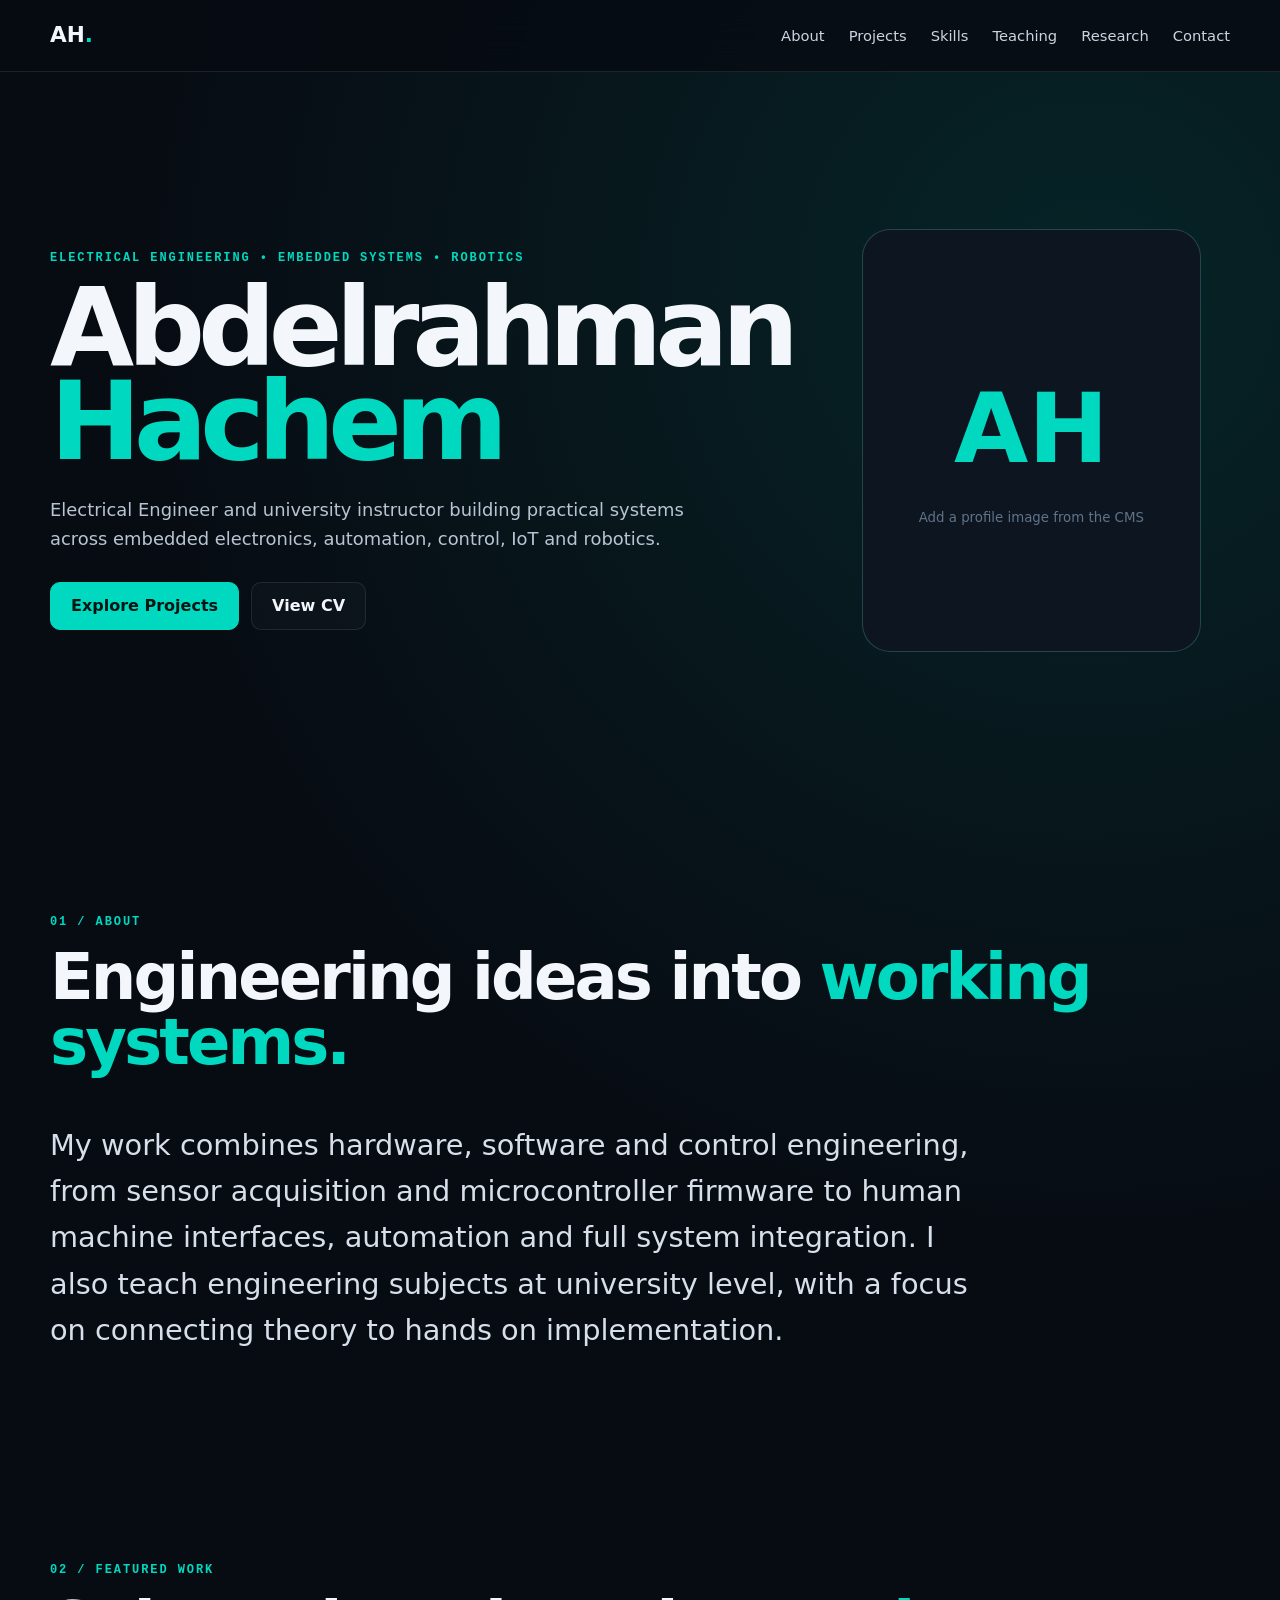
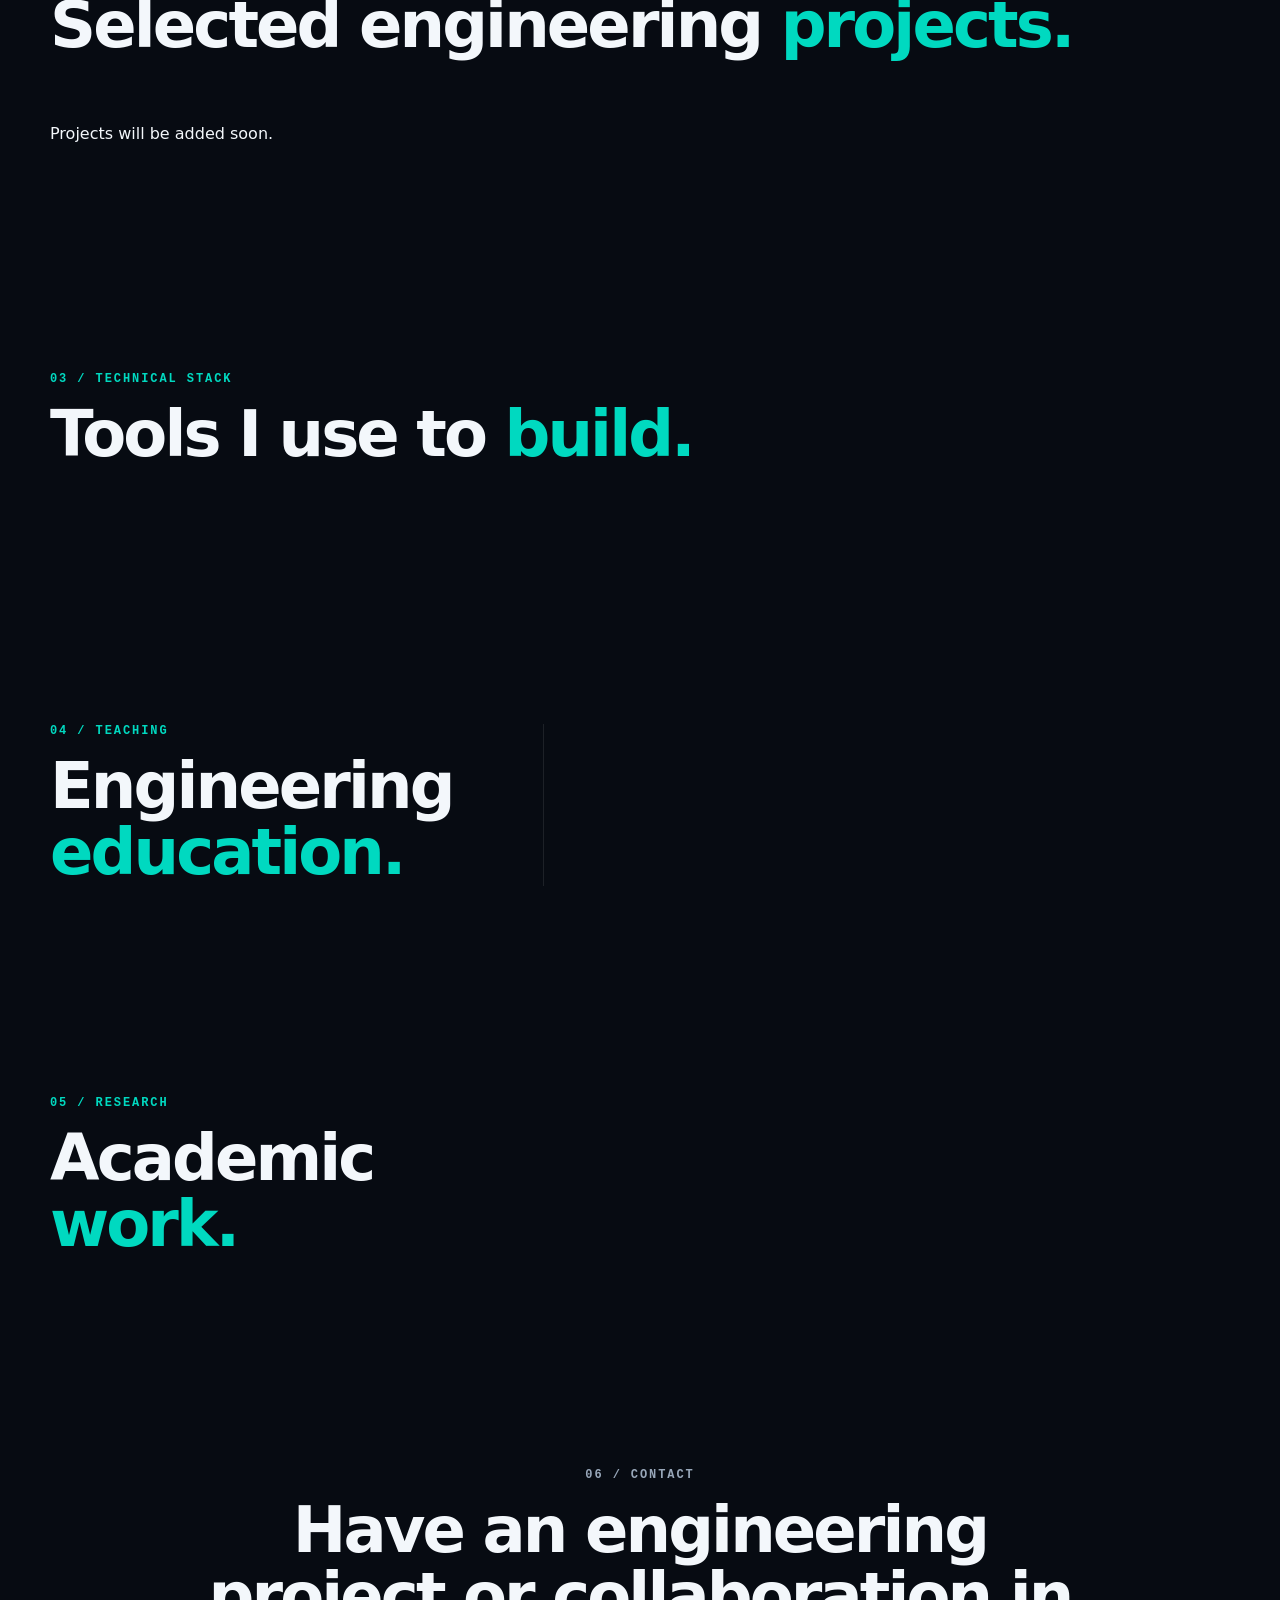
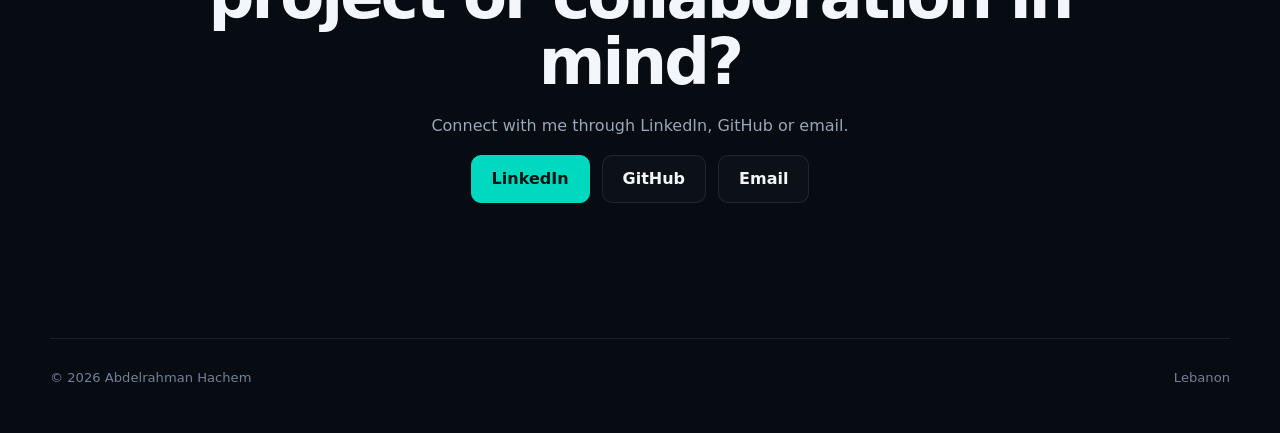
<file: index.html>
<!doctype html><html lang="en"><head><meta charset="utf-8"><meta name="viewport" content="width=device-width,initial-scale=1"><meta name="description" content="Engineering portfolio"><title>Abdelrahman Hachem | Engineering Portfolio</title><link rel="stylesheet" href="style.css"></head><body><div class="grid-bg"></div><header class="site-header"><a class="brand" href="#home"><span id="brandText">AH</span><b>.</b></a><button class="menu-toggle" aria-label="Toggle navigation">☰</button><nav class="nav"><a href="#about">About</a><a href="#projects">Projects</a><a href="#skills">Skills</a><a href="#teaching">Teaching</a><a href="#research">Research</a><a href="#contact">Contact</a></nav></header><main><section class="hero section" id="home"><div><p class="eyebrow" id="heroEyebrow"></p><h1 id="heroName">Loading...</h1><p class="hero-text" id="heroIntro"></p><div class="actions"><a class="btn primary" href="#projects">Explore Projects</a><a class="btn secondary hidden" id="cvButton" target="_blank">View CV</a></div></div><div class="hero-visual"><div class="portrait" id="portrait"><div class="portrait-placeholder"><span>AH</span><small>Add a profile image from the CMS</small></div></div></div></section><section class="section" id="about"><div class="section-heading"><p class="eyebrow">01 / ABOUT</p><h2 id="headline"></h2></div><p class="lead" id="aboutText"></p></section><section class="section" id="projects"><div class="section-heading"><p class="eyebrow">02 / FEATURED WORK</p><h2>Selected engineering <span>projects.</span></h2></div><div class="project-grid" id="projectGrid"></div></section><section class="section" id="skills"><div class="section-heading"><p class="eyebrow">03 / TECHNICAL STACK</p><h2>Tools I use to <span>build.</span></h2></div><div class="skills-grid" id="skillsGrid"></div></section><section class="section split" id="teaching"><div><p class="eyebrow">04 / TEACHING</p><h2>Engineering <span>education.</span></h2></div><div class="timeline" id="teachingList"></div></section><section class="section split" id="research"><div><p class="eyebrow">05 / RESEARCH</p><h2>Academic <span>work.</span></h2></div><div id="researchList"></div></section><section class="section contact" id="contact"><p class="eyebrow">06 / CONTACT</p><h2 id="contactHeading"></h2><p id="contactText"></p><div class="actions center" id="contactActions"></div></section></main><footer><span>© <span id="year"></span> <span id="footerName"></span></span><span id="footerLocation"></span></footer><div class="load-error hidden" id="loadError">Portfolio content could not be loaded.</div><script src="script.js"></script></body></html>
</file>
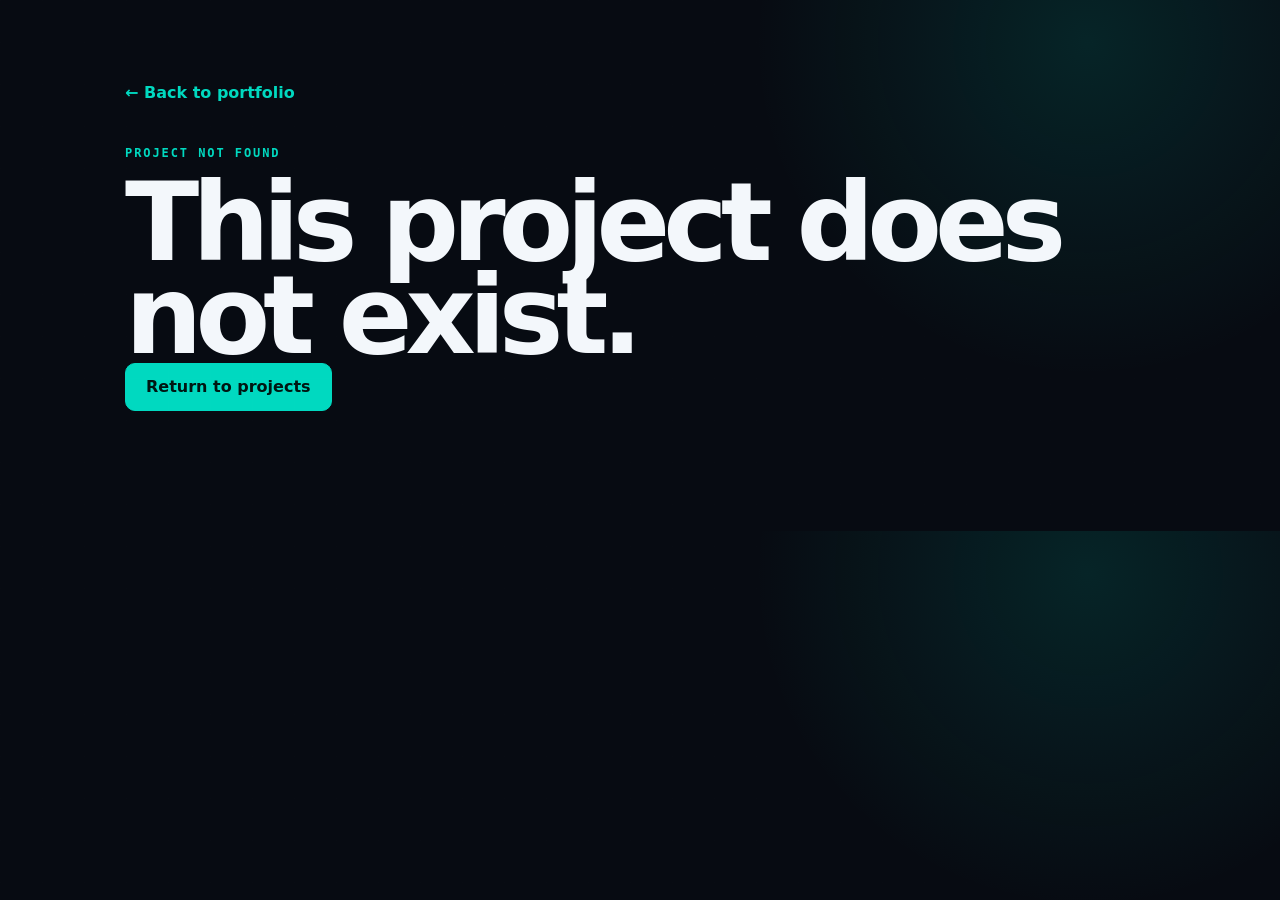
<file: project.html>
<!doctype html><html lang="en"><head><meta charset="utf-8"><meta name="viewport" content="width=device-width,initial-scale=1"><title>Project | Abdelrahman Hachem</title><link rel="stylesheet" href="style.css"></head><body><div class="grid-bg"></div><main class="project-page"><a class="back-link" href="index.html#projects">← Back to portfolio</a><div id="projectContent"><section class="project-hero"><p class="eyebrow" id="detailCategory">PROJECT</p><h1 id="detailTitle">Loading...</h1><p id="detailSummary"></p><div class="meta" id="detailTech"></div></section><section class="project-section"><div class="detail-cover" id="detailCover"></div></section><section class="project-section"><h2>Project overview</h2><div class="rich" id="detailDescription"></div></section><section class="project-section"><h2>Key engineering features</h2><ul id="detailHighlights"></ul></section><section class="project-section hidden" id="gallerySection"><h2>Project gallery</h2><div class="gallery" id="detailGallery"></div></section><section class="project-section hidden" id="linksSection"><h2>Project links</h2><div class="actions" id="detailLinks"></div></section></div><div class="hidden" id="notFound"><p class="eyebrow">PROJECT NOT FOUND</p><h1>This project does not exist.</h1><a class="btn primary" href="index.html#projects">Return to projects</a></div></main><script src="project.js"></script></body></html>
</file>
<file: style.css>
:root{--bg:#070b12;--card:rgba(15,24,38,.8);--line:rgba(255,255,255,.09);--text:#f3f7fb;--muted:#98a7b9;--accent:#00d9c0;--accent2:#72f2e4;--max:1180px}*{box-sizing:border-box}html{scroll-behavior:smooth}body{margin:0;font-family:Inter,system-ui,-apple-system,"Segoe UI",sans-serif;color:var(--text);background:radial-gradient(circle at 85% 8%,rgba(0,217,192,.12),transparent 28%),var(--bg);line-height:1.6}a{color:inherit;text-decoration:none}.hidden{display:none!important}.grid-bg{position:fixed;inset:0;pointer-events:none;opacity:.16;background-image:linear-gradient(rgba(255,255,255,.035) 1px,transparent 1px),linear-gradient(90deg,rgba(255,255,255,.035) 1px,transparent 1px);background-size:42px 42px}.site-header{position:sticky;top:0;z-index:20;display:flex;justify-content:space-between;align-items:center;padding:18px max(24px,calc((100vw - var(--max))/2));background:rgba(7,11,18,.8);backdrop-filter:blur(18px);border-bottom:1px solid var(--line)}.brand{font-size:1.35rem;font-weight:900}.brand b,h1 span,h2 span{color:var(--accent)}.nav{display:flex;gap:24px;color:#cbd5e1;font-size:.92rem}.menu-toggle{display:none;background:none;border:0;color:white;font-size:1.4rem}.section{width:min(var(--max),calc(100% - 48px));margin:auto;padding:105px 0}.hero{min-height:82vh;display:grid;grid-template-columns:1.08fr .92fr;gap:70px;align-items:center}.eyebrow{margin:0 0 16px;color:var(--accent);font:700 .75rem ui-monospace,monospace;letter-spacing:.16em}h1{margin:0;font-size:clamp(4.2rem,8.5vw,7.6rem);line-height:.86;letter-spacing:-.065em}h2{margin:0;font-size:clamp(2.2rem,5vw,4.2rem);line-height:1.03;letter-spacing:-.045em}.hero-text{max-width:650px;margin:28px 0;color:#b9c4d2;font-size:1.12rem}.actions{display:flex;gap:12px;flex-wrap:wrap}.center{justify-content:center}.btn{display:inline-flex;align-items:center;justify-content:center;min-height:48px;padding:0 20px;border:1px solid var(--line);border-radius:10px;font-weight:750}.primary{background:var(--accent);color:#001612;border-color:var(--accent)}.secondary{background:rgba(255,255,255,.025)}.hero-visual{display:grid;place-items:center}.portrait{width:min(100%,430px);aspect-ratio:4/5;border-radius:28px;overflow:hidden;border:1px solid rgba(114,242,228,.22);background:#0d1521}.portrait img{width:100%;height:100%;object-fit:cover}.portrait-placeholder{height:100%;display:grid;place-content:center;text-align:center;color:#607387}.portrait-placeholder span{font-size:6rem;font-weight:900;color:var(--accent)}.section-heading{margin-bottom:46px}.lead{max-width:950px;margin:0;font-size:clamp(1.25rem,2.25vw,1.95rem);color:#d7e0ea}.project-grid{display:grid;grid-template-columns:repeat(2,1fr);gap:18px}.project-card{overflow:hidden;display:flex;flex-direction:column;min-height:430px;border:1px solid var(--line);border-radius:20px;background:var(--card)}.project-image{height:220px;display:grid;place-items:center;overflow:hidden;border-bottom:1px solid var(--line);background:linear-gradient(135deg,rgba(0,217,192,.08),rgba(255,255,255,.015))}.project-image img{width:100%;height:100%;object-fit:cover}.placeholder-mark{font:800 1.7rem ui-monospace,monospace;color:rgba(114,242,228,.32)}.project-body{display:flex;flex:1;flex-direction:column;padding:25px}.tags,.meta{display:flex;gap:7px;flex-wrap:wrap}.tags{margin-bottom:19px}.tags span,.meta span{padding:4px 8px;border:1px solid rgba(0,217,192,.18);border-radius:999px;color:var(--accent2);font-size:.69rem}.project-card h3{margin:0 0 9px;font-size:1.65rem}.project-card p{margin:0;color:var(--muted)}.project-link{margin-top:auto;padding-top:22px;color:var(--accent);font-weight:800}.skills-grid{display:grid;grid-template-columns:repeat(2,1fr);gap:16px}.skill-group{padding:28px;border-top:1px solid var(--line);background:rgba(255,255,255,.018)}.skill-group h3{margin:0 0 10px}.skill-group p{margin:0;color:var(--muted)}.split{display:grid;grid-template-columns:.75fr 1.25fr;gap:80px}.timeline{border-left:1px solid var(--line)}.timeline-item{padding:4px 0 38px 28px}.timeline-item span,.publication{color:var(--accent);font:700 .72rem ui-monospace,monospace;letter-spacing:.12em}.timeline-item h3{margin:8px 0}.timeline-item p,.research-card p{color:var(--muted)}.research-card{padding:27px;margin-bottom:14px;border:1px solid var(--line);border-radius:18px;background:var(--card)}.research-card h3{margin:8px 0}.research-card a{color:var(--accent);font-weight:800}.contact{text-align:center;padding-bottom:135px}.contact h2{max-width:900px;margin:0 auto 18px}.contact p{color:var(--muted)}footer{width:min(var(--max),calc(100% - 48px));margin:auto;padding:28px 0 45px;border-top:1px solid var(--line);display:flex;justify-content:space-between;color:#718096;font-size:.82rem}.load-error{width:min(900px,calc(100% - 40px));margin:80px auto;padding:30px;border:1px solid #7e3440;border-radius:15px;background:#291218}.project-page{width:min(1030px,calc(100% - 48px));margin:auto;padding:80px 0 120px}.back-link{display:inline-block;margin-bottom:40px;color:var(--accent);font-weight:800}.project-hero{padding-bottom:50px;border-bottom:1px solid var(--line)}.project-hero h1{font-size:clamp(3rem,8vw,6.4rem)}.project-hero>p:not(.eyebrow){max-width:800px;color:#b4c1cf;font-size:1.12rem}.meta{margin-top:25px}.project-section{padding:45px 0;border-bottom:1px solid var(--line)}.project-section h2{font-size:clamp(1.8rem,4vw,3rem);margin-bottom:20px}.detail-cover{min-height:260px;max-height:650px;display:grid;place-items:center;overflow:hidden;border-radius:20px;border:1px solid var(--line);background:#0d1521}.detail-cover img{width:100%;max-height:650px;object-fit:cover}.rich,.project-section li{color:#afbbc9}.rich img{max-width:100%}.gallery{display:grid;grid-template-columns:repeat(2,1fr);gap:14px}.gallery img{width:100%;aspect-ratio:4/3;object-fit:cover;border-radius:14px;border:1px solid var(--line)}@media(max-width:820px){.menu-toggle{display:block}.nav{display:none;position:absolute;left:20px;right:20px;top:70px;flex-direction:column;padding:20px;background:#0b121d;border:1px solid var(--line);border-radius:14px}.nav.open{display:flex}.hero,.project-grid,.skills-grid,.split{grid-template-columns:1fr}.hero{padding-top:70px}.split{gap:35px}.portrait{max-width:350px}.gallery{grid-template-columns:1fr}}@media(max-width:520px){.section{width:calc(100% - 30px);padding:78px 0}.site-header{padding:16px 18px}h1{font-size:3.8rem}.project-page{width:calc(100% - 30px)}footer{width:calc(100% - 30px);flex-direction:column}}
</file>
